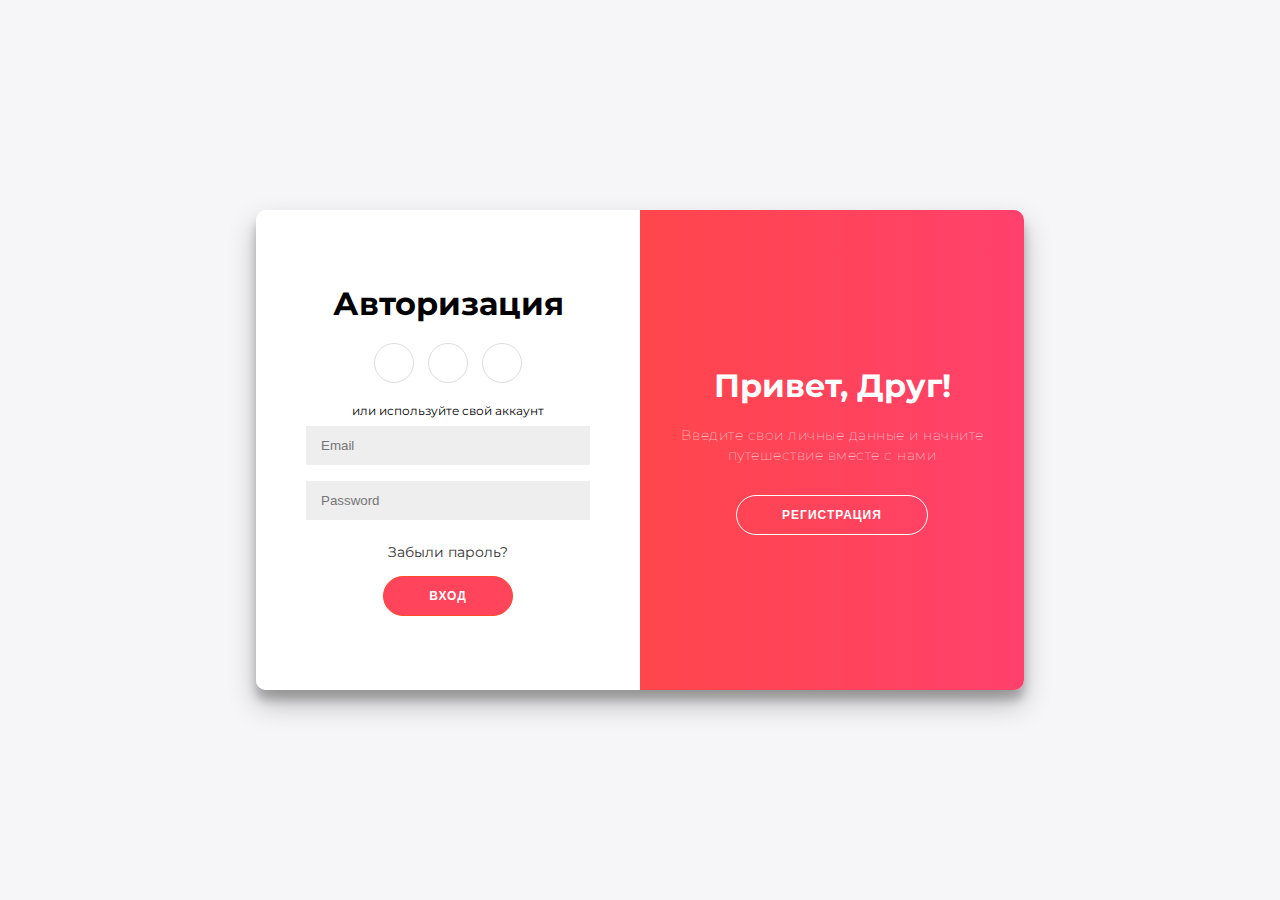
<file: index.html>
<!DOCTYPE html>
<html lang="ru">
<head>
    <meta charset="utf-8" />
    <title>Магазин товаров для дома</title>
    <!-- Проверяет, был ли изменен файл разработчиками, чтобы убедиться, что он не был подделан -->
    <link rel="stylesheet" href="https://use.fontawesome.com/releases/v5.8.1/css/all.css"  
          integrity="sha384-50oBUHEmvpQ+1lW4y57PTFmhCaXp0ML5d60M1M7uH2+nqUivzIebhndOJK28anvf" 
          crossorigin="anonymous"> <!--делает запрос без отправки куки или учетных данных на сервер-->
    <link rel="stylesheet" href="style.css" />
    <script>
        document.addEventListener('DOMContentLoaded', function() {
            // Проверяем, авторизован ли пользователь
            if (!localStorage.getItem('isLoggedIn')) {
                window.location.href = 'auth.html';
            }

            // Добавляем обработчик для выхода
            const logoutLink = document.getElementById('logoutLink');
            if (logoutLink) {
                logoutLink.addEventListener('click', function(event) {
                    event.preventDefault();
                    localStorage.removeItem('isLoggedIn');
                    localStorage.removeItem('currentUserEmail');
                    window.location.href = 'auth.html';
                });
            }
        });
    </script>
</head>
<body>
    <header class="site-header">
        <div class="container">
            <h1>Royal</h1>
            <p>Разнообразные товары для дома с доставкой по всей планете</p>
            <img src="img/royal-examples.png" width="510" height="80" />
        </div>
    </header>

    <section class="features">
        <center>
            <h2>Что поможет вам создать домашний уют?</h2>
        </center>
        <p class="feature-furniture">
            <a href="Мебель и фурнитура.html">Мебель и фурнитура</a>
        </p>
        <p class="feature-lighting">
            <a href="Лампы и торшеры.html">Лампы и торшеры</a>
        </p>
        <p class="feature-accessories">
            <a href="Аксессуары и мелочи.html">Аксессуары и мелочи</a>
        </p>
    </section>

    <section class="advantages">
        <center>
            <h2>Что выделяет нас среди конкурентов?</h2>
        </center>
        <ul class="advantages-list">
            <li class="advantages-item">Используем только природные материалы</li>
            <li class="advantages-item standard">Ежедневные отчёты о ходе работ</li>
            <li class="advantages-item standard">Сами соберём мебель для вас</li>
            <li class="advantages-item vip">
                Бесплатное гарантийное обслуживание в течение 10 лет
            </li>
            <li class="advantages-item vip">Доставка в день заказа</li>
        </ul>
    </section>

    <footer class="site-footer">
        <div class="container">
            <p>© ROYAL</p>
            <p>Магазин товаров для дома</p>
            <br />
            <p>
                У вас есть вопросы? Оставьте
                <a href="Обратная связь.html">заявку</a> или звоните по телефону:
            </p>
            <p>+7 931 365-35-72</p>
            <!-- Красный значок выхода -->
            <a id="logoutLink" href="#" style="color: white;">
                <i class="fas fa-sign-out-alt"></i> Выход
            </a>
        </div>
    </footer>
</body>
</html>
</file>
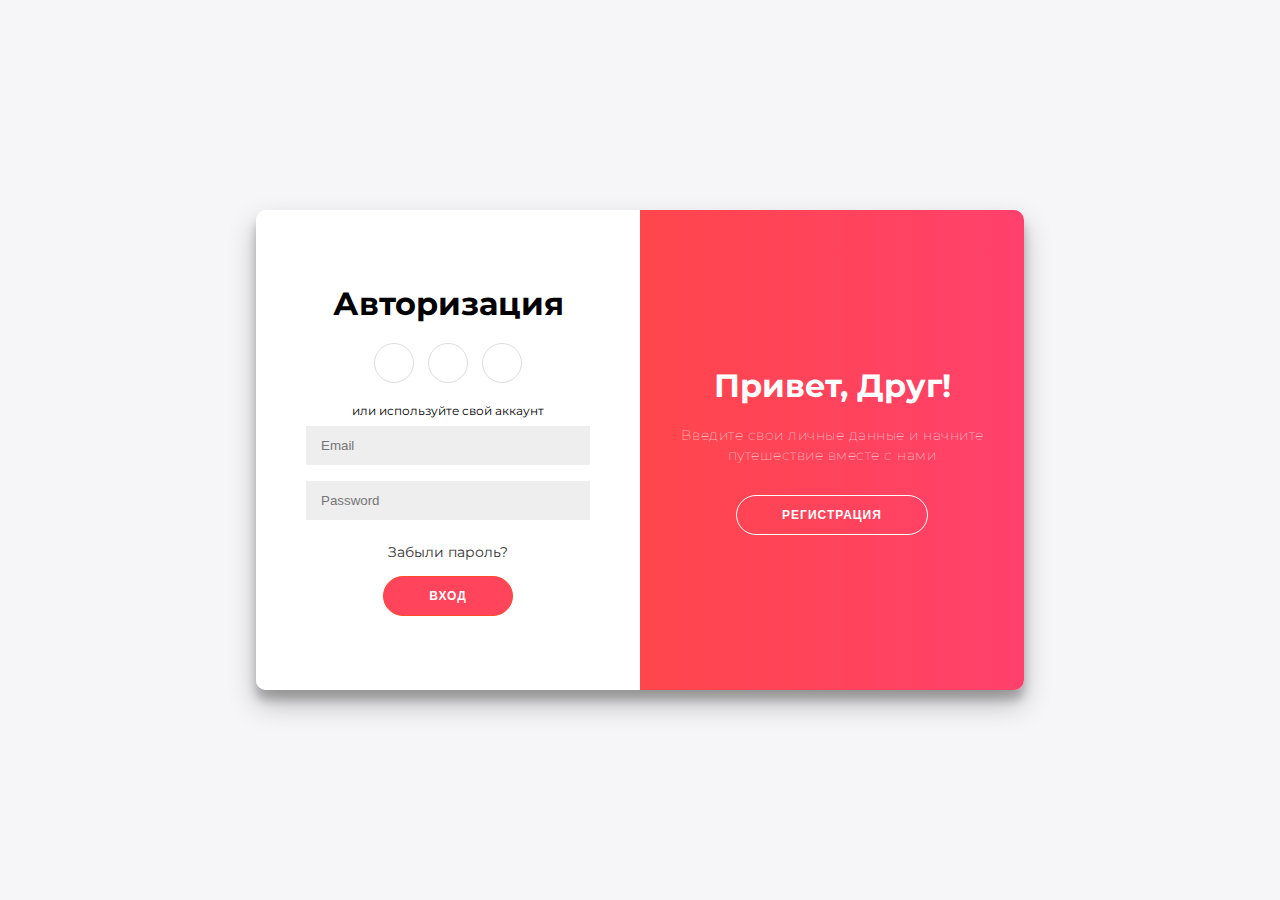
<file: auth.html>
<!DOCTYPE html>
<html lang="ru">
<head>
    <meta charset="utf-8" />
    <title>Авторизация/Регистрация</title>
    <link rel="stylesheet" href="https://use.fontawesome.com/releases/v5.8.1/css/all.css"  
          integrity="sha384-50oBUHEmvpQ+1lW4y57PTFmhCaXp0ML5d60M1M7uH2+nqUivzIebhndOJK28anvf"
          crossorigin="anonymous">
    <link rel="stylesheet" href="auth-style.css" />
</head>
<body>
    <div class="container" id="container">
        <div class="form-container sign-up-container">
            <form id="signUpForm">
                <h1>Регистрация</h1>
                <div class="social-container">
                    <a href="#" class="social"><i class="fab fa-facebook-f"></i></a>
                    <a href="#" class="social"><i class="fab fa-google-plus-g"></i></a>
                    <a href="#" class="social"><i class="fab fa-linkedin-in"></i></a>
                </div>
                <span>или используйте свой E-mail для регистрации</span>
                <input type="text" id="signUpName" placeholder="Name" required />
                <input type="email" id="signUpEmail" placeholder="Email" required />
                <input type="password" id="signUpPassword" placeholder="Password" required />
                <button type="submit">Зарегистрироваться</button>
            </form>
        </div>
        <div class="form-container sign-in-container">
            <form id="signInForm">
                <h1>Авторизация</h1>
                <div class="social-container">
                    <a href="#" class="social"><i class="fab fa-facebook-f"></i></a>
                    <a href="#" class="social"><i class="fab fa-google-plus-g"></i></a>
                    <a href="#" class="social"><i class="fab fa-linkedin-in"></i></a>
                </div>
                <span>или используйте свой аккаунт</span>
                <input type="email" id="signInEmail" placeholder="Email" required />
                <input type="password" id="signInPassword" placeholder="Password" required />
                <a href="#">Забыли пароль?</a>
                <button type="submit">Вход</button>
            </form>
        </div>
        <div class="overlay-container">
            <div class="overlay">
                <div class="overlay-panel overlay-left">
                    <h1>Добро пожаловать!</h1>
                    <p>Чтобы оставаться на связи с нами, пожалуйста, войдите в систему с вашей личной информацией</p>
                    <button class="ghost" id="signIn">Авторизация</button>
                </div>
                <div class="overlay-panel overlay-right">
                    <h1>Привет, Друг!</h1>
                    <p>Введите свои личные данные и начните путешествие вместе с нами</p>
                    <button class="ghost" id="signUp">Регистрация</button>
                </div>
            </div>
        </div>
    </div>
    <script src="auth-script.js"></script>
</body>
</html>
</file>
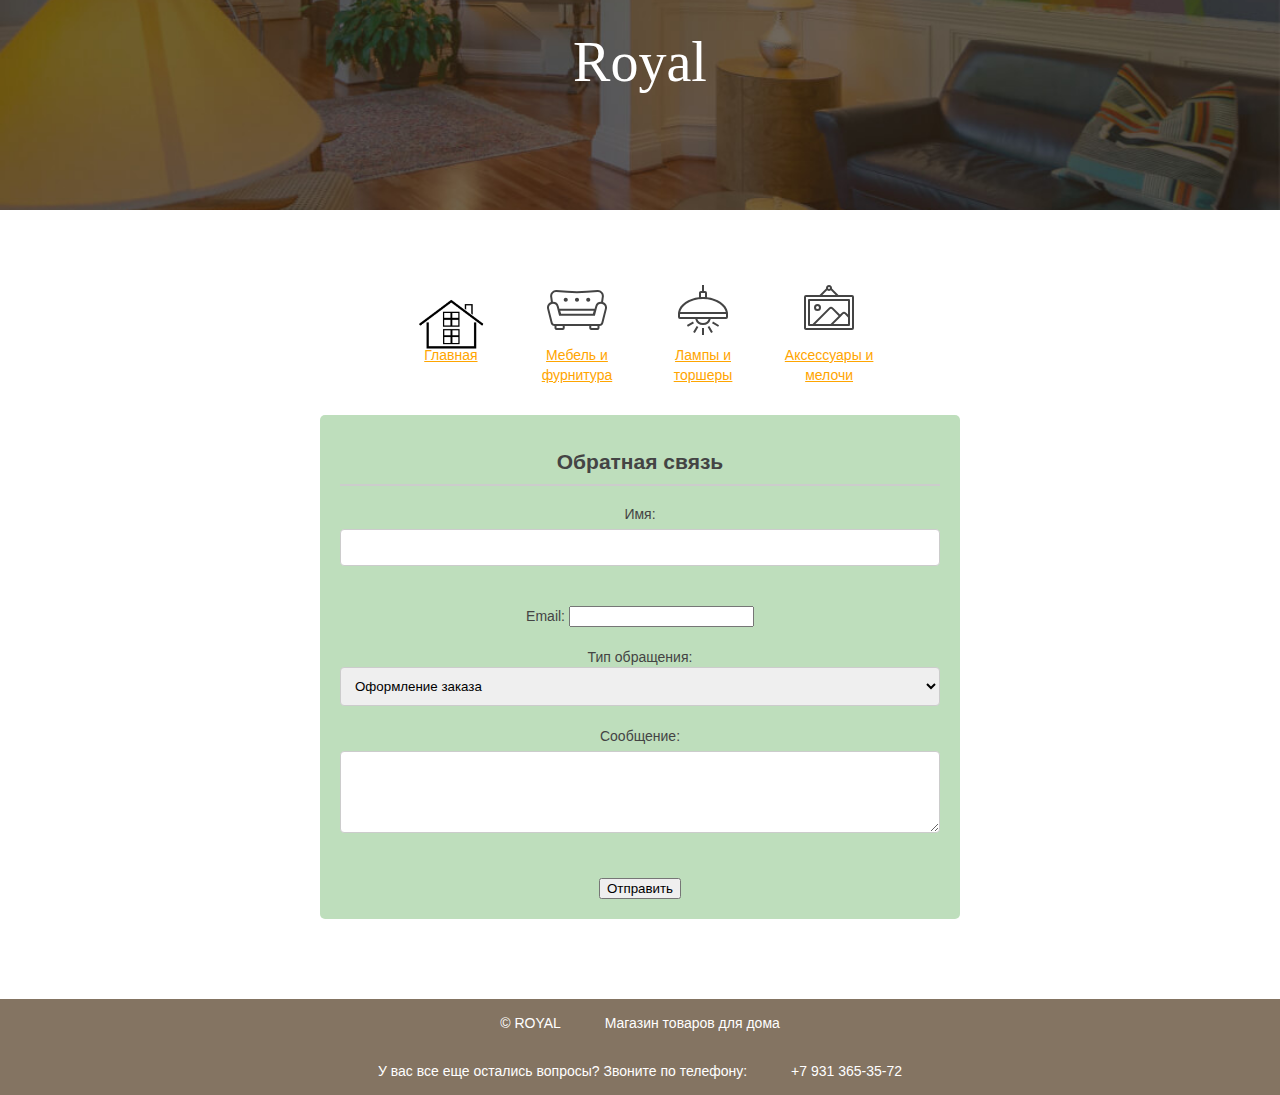
<file: Обратная связь.html>
<!DOCTYPE html>
<html lang="ru">
  <head>
    <meta charset="utf-8" />
    <meta http-equiv="X-UA-Compatible" content="IE=edge" />
    <meta name="viewport" content="width=device-width, initial-scale=1.0" />
    <title>Обратная связь</title>
    <link rel="stylesheet" href="style связь.css" />
    <style>
      .containers {
        max-width: 600px;
        margin: 0 auto;
        padding: 20px;
        background: #bedebc;
        border-radius: 5px;
      }

      input[type="text"],
      textarea {
        width: 100%;
        padding: 10px;
        margin: 5px 0 20px 0;
        display: inline-block;
        border: 1px solid #ccc;
        border-radius: 4px;
        box-sizing: border-box;
      }

      select {
        width: 100%;
        padding: 10px;
        border: 1px solid #ccc;
        border-radius: 4px;
        box-sizing: border-box;
      }

      .button {
        background-color: #4caf50;
        color: white;
        padding: 15px 20px;
        margin-top: 10px;
        border: none;
        border-radius: 4px;
        cursor: pointer;
        width: 100%;
      }

      .button:hover {
        background-color: #45a049;
      }

      .modal {
        display: none;
        position: fixed;
        z-index: 1000;
        left: 0;
        top: 0;
        width: 100%;
        height: 100%;
        overflow: auto;
        background-color: rgba(0, 0, 0, 0.5);
        padding-top: 100px;
      }

      .modal-content {
        background-color: white;
        margin: auto;
        padding: 20px;
        border: 1px solid #888;
        width: 400px; /* Фиксированная ширина окна */
        border-radius: 10px;
        box-shadow: 0 4px 8px rgba(0, 0, 0, 0.2);
      }

      .modal p {
        margin: 10px 0;
      }

      .close {
        color: #aaa;
        float: right;
        font-size: 28px;
        font-weight: bold;
      }

      .close:hover,
      .close:focus {
        color: black;
        text-decoration: none;
        cursor: pointer;
      }
    </style>
  </head>
  <body>
    <header class="site-header">
      <div class="container">
        <h1>Royal</h1>
      </div>
    </header>

    <section class="features" align="center">
      <p class="feature-home"><a href="index.html">Главная</a></p>
      <p class="feature-furniture">
        <a href="Мебель и фурнитура.html">Мебель и фурнитура</a>
      </p>
      <p class="feature-lighting">
        <a href="Лампы и торшеры.html">Лампы и торшеры</a>
      </p>
      <p class="feature-accessories">
        <a href="Аксессуары и мелочи.html">Аксессуары и мелочи</a>
      </p>
    </section>
    <center>
      <div class="containers">
        <h2>Обратная связь</h2>
        <form id="feedbackForm">
          <label for="name">Имя:</label>
          <input type="text" id="name" name="name" required /><br /><br />

          <label for="email">Email:</label>
          <input type="email" id="email" name="email" required /><br /><br />

          <label for="feedback_type">Тип обращения:</label>
          <select id="feedback_type" name="feedback_type">
            <option value="complaint">Оформление заказа</option>
            <option value="complaint">Вопрос</option>
            <option value="question">Предложение</option>
            <option value="suggestion">Жалоба</option></select
          ><br /><br />

          <label for="message">Сообщение:</label><br />
          <textarea id="message" name="message" rows="4" required></textarea
          ><br /><br />

          <input type="submit" value="Отправить" />
        </form>
      </div>
    </center>

    <div id="myModal" class="modal">
      <div class="modal-content">
        <span class="close">&times;</span>
        <p>Спасибо за вашу заявку!</p>
        <p>Мы свяжемся с вами в ближайшее время.</p>
      </div>
    </div>

    <br /><br /><br /><br />
    <footer class="site-footer" align="center">
      <div class="container">
        <p>© ROYAL</p>

        <p>Магазин товаров для дома</p>
        <br />
        <p>У вас все еще остались вопросы? Звоните по телефону:</p>
        <p>+7 931 365-35-72</p>
      </div>
    </footer>

    <script>
      let modal = document.getElementById("myModal");

      let form = document.getElementById("feedbackForm");

      let span = document.getElementsByClassName("close")[0];

      form.onsubmit = function (event) {
        event.preventDefault();

        modal.style.display = "block";
      };

      span.onclick = function () {
        modal.style.display = "none";
        form.reset();
      };

      window.onclick = function (event) {
        if (event.target == modal) {
          modal.style.display = "none";
          form.reset();
        }
      };
    </script>
  </body>
</html>
</file>
<file: style.css>
body {
  margin: 0;
  padding: 0;
  font-family: "Arial", sans-serif;
  font-size: 14px;
  line-height: 20px;
  color: #444444;
}

h1 {
  width: 255px;
  margin: 0 auto 8px;
  font-family: "Georgia", serif;
  text-align: center;
  font-weight: normal;
  font-size: 56px;
  line-height: 64px;
}

h2 {
  border-bottom: 2px solid #cccccc;
  padding-bottom: 12px;
}

.container {
  width: 800px;
  margin: 0 auto;
  padding: 0 20px;
}

.site-header {
  min-width: 550px;
  height: 180px;
  margin-bottom: 70px;
  padding-top: 30px;
  background: #847462 no-repeat center url("img/site-header.jpg");
  background-size: cover;
  color: #ffffff;
}

.site-header p {
  width: 255px;
  margin: 0 auto 26px;
  text-align: center;
  font-size: 16px;
  line-height: 24px;
}

.site-header img {
  display: block;
  margin: 0 auto;
}

.features {
  width: 510px;
  margin: 0 auto 30px;
  padding: 0 20px;
}

.features p {
  display: inline-block;
  vertical-align: top;
  width: 30%;
  margin: 0 5px;
  background-repeat: no-repeat;
  background-position: center top;
  text-align: center;
}

.feature-furniture {
  padding-top: 65px;
  background-image: url("img/furniture.svg");
}

.feature-lighting {
  padding-top: 65px;
  background-image: url("img/lighting.svg");
}

.feature-accessories {
  padding-top: 65px;
  background-image: url("img/accessories.svg");
}

.feature-home {
  background-size: contain;
  background-repeat: no-repeat;
  background-position: center;
  padding-top: 65px;
  background-image: url("img/home.jpg");
}

.advantages {
  width: 510px;
  margin: 0 auto 40px;
  padding: 0 20px;
}

.advantages-list {
  padding: 0;
  list-style: none;
}

.advantages-item {
  margin-bottom: 15px;
  padding-left: 20px;
  border-left: 20px solid #e2e2e2;
  color: #999999;
}

.standard {
  border-color: #847462;
  color: #6a6a6a;
}

.vip {
  border-color: #ffb864;
  color: #000000;
}

.site-footer {
  min-width: 550px;
  background-color: #847462;
  color: #ffffff;
}

.site-footer .container {
  text-align: center;
}

.site-footer p {
  display: inline-block;
  vertical-align: middle;
  padding: 0 20px;
}

a {
  color: orange;
}

a:hover {
  color: darkred;
}

#logoutLink {
    color: white;
    text-decoration: none;
}

#logoutLink i {
    margin-right: 5px;
}
</file>
<file: auth-style.css>
@import url('https://fonts.googleapis.com/css?family=Montserrat:400,800');

* {
    box-sizing: border-box;
}

body {
    font-family: 'Montserrat', sans-serif;
    background: #f6f5f7;   
    display: flex;
    flex-direction: column;
    justify-content: center;
    align-items: center;
    height: 100vh;
    margin: 0;
}

h1 {
    font-weight: bold;
    margin: 0;
}

p {
    font-size: 14px;
    font-weight: 100;
    line-height: 20px;
    letter-spacing: .5px;
    margin: 20px 0 30px;
}

span {
    font-size: 12px;
}

a {
    color: #333;
    font-size: 14px;
    text-decoration: none;
    margin: 15px 0;
}

.container {
    background: #fff;
    border-radius: 10px;
    box-shadow: 0 14px 28px rgba(0, 0, 0, .25), 0 10px 10px rgba(0, 0, 0, .22);
    position: relative;
    overflow: hidden;
    width: 768px;
    max-width: 100%;
    min-height: 480px;
}

.form-container form {
    background: #fff;
    display: flex;
    flex-direction: column;
    padding: 0 50px;
    height: 100%;
    justify-content: center;
    align-items: center;
    text-align: center;
}

.social-container {
    margin: 20px 0;
}

.social-container a {
    border: 1px solid #ddd;
    border-radius: 50%;
    display: inline-flex;
    justify-content: center;
    align-items: center;
    margin: 0 5px;
    height: 40px;
    width: 40px;
}

.form-container input {
    background: #eee;
    border: none;
    padding: 12px 15px;
    margin: 8px 0;
    width: 100%;
}

button {
    border-radius: 20px;
    border: 1px solid #ff4b2b;
    background: #ff445c;
    color: #fff;
    font-size: 12px;
    font-weight: bold;
    padding: 12px 45px;
    letter-spacing: 1px;
    text-transform: uppercase;
    transition: transform 80ms ease-in;
}

button:active {
    transform: scale(.95);
}

button:focus {
    outline: none;
}

button.ghost {
    background: transparent;
    border-color: #fff;
}

.form-container {
    position: absolute;
    top: 0;
    height: 100%;
    transition: all .6s ease-in-out;
}

.sign-in-container {
    left: 0;
    width: 50%;
    z-index: 2;
}

.sign-up-container {
    left: 0;
    width: 50%;
    z-index: 1;
    opacity: 0;
}

.overlay-container {
    position: absolute;
    top: 0;
    left: 50%;
    width: 50%;
    height: 100%;
    overflow: hidden;
    transition: transform .6s ease-in-out;
    z-index: 100;
}

.overlay {
    background: #ff416c;
    background: linear-gradient(to right, #ff4b2b, #ff416c) no-repeat 0 0 / cover;
    color: #fff;
    position: relative;
    left: -100%;
    height: 100%;
    width: 200%;
    transform: translateY(0);
    transition: transform .6s ease-in-out;
}

.overlay-panel {
    position: absolute;
    top: 0;
    display: flex;
    flex-direction: column;
    justify-content: center;
    align-items: center;
    padding: 0 40px;
    height: 100%;
    width: 50%;
    text-align: center;
    transform: translateY(0);
    transition: transform .6s ease-in-out;
}

.overlay-right {
    right: 0;
    transform: translateY(0);
}

.overlay-left {
    transform: translateY(-20%);
}

/* Move signin to right */
.container.right-panel-active .sign-in-container {
    transform: translateY(100%);
}

/* Move overlay to left */
.container.right-panel-active .overlay-container {
    transform: translateX(-100%);
}

/* Bring signup over signin */
.container.right-panel-active .sign-up-container {
    transform: translateX(100%);
    opacity: 1;
    z-index: 5;
}

/* Move overlay back to right */
.container.right-panel-active .overlay {
    transform: translateX(50%);
}

/* Bring back the text to center */
.container.right-panel-active .overlay-left {
    transform: translateY(0);
}

/* Same effect for right */
.container.right-panel-active .overlay-right {
    transform: translateY(20%);
}
</file>
<file: style связь.css>
body {
  margin: 0;
  padding: 0;
  font-family: "Arial", sans-serif;
  font-size: 14px;
  line-height: 20px;
  color: #444444;
}

h1 {
  width: 255px;
  margin: 0 auto 8px;
  font-family: "Georgia", serif;
  text-align: center;
  font-weight: normal;
  font-size: 56px;
  line-height: 64px;
}

h2 {
  border-bottom: 2px solid #cccccc;
  padding-bottom: 12px;
}

.container {
  width: 800px;
  margin: 0 auto;
  padding: 0 20px;
}

.site-header {
  min-width: 550px;
  height: 180px;
  margin-bottom: 70px;
  padding-top: 30px;
  background: #847462 no-repeat center url("img/site-header.jpg");
  background-size: cover;
  color: #ffffff;
}

.site-header p {
  width: 255px;
  margin: 0 auto 26px;
  text-align: center;
  font-size: 16px;
  line-height: 24px;
}

.site-header img {
  display: block;
  margin: 0 auto;
}

.features {
  width: 510px;
  margin: 0 auto 30px;
  padding: 0 20px;
}

.features p {
  display: inline-block;
  vertical-align: top;
  width: 22%;
  margin: 0 5px;
  background-repeat: no-repeat;
  background-position: center top;
  text-align: center;
}

.feature-furniture {
  padding-top: 65px;
  background-image: url("img/furniture.svg");
}

.feature-lighting {
  padding-top: 65px;
  background-image: url("img/lighting.svg");
}

.feature-accessories {
  padding-top: 65px;
  background-image: url("img/accessories.svg");
}

.feature-home {
  background-size: contain;
  background-repeat: no-repeat;
  background-position: center;
  padding-top: 65px;
  background-image: url("img/home.jpg");
}

.advantages {
  width: 510px;
  margin: 0 auto 40px;
  padding: 0 20px;
}

.advantages-list {
  padding: 0;
  list-style: none;
}

.advantages-item {
  margin-bottom: 15px;
  padding-left: 20px;
  border-left: 20px solid #e2e2e2;
  color: #999999;
}

.standard {
  border-color: #847462;
  color: #6a6a6a;
}

.vip {
  border-color: #ffb864;
  color: #000000;
}

.site-footer {
  min-width: 550px;
  background-color: #847462;
  color: #ffffff;
}

.site-footer .container {
  text-align: center;
}

.site-footer p {
  display: inline-block;
  vertical-align: middle;
  padding: 0 20px;
}

a {
  color: orange;
}

a:hover {
  color: darkred;
}
</file>
